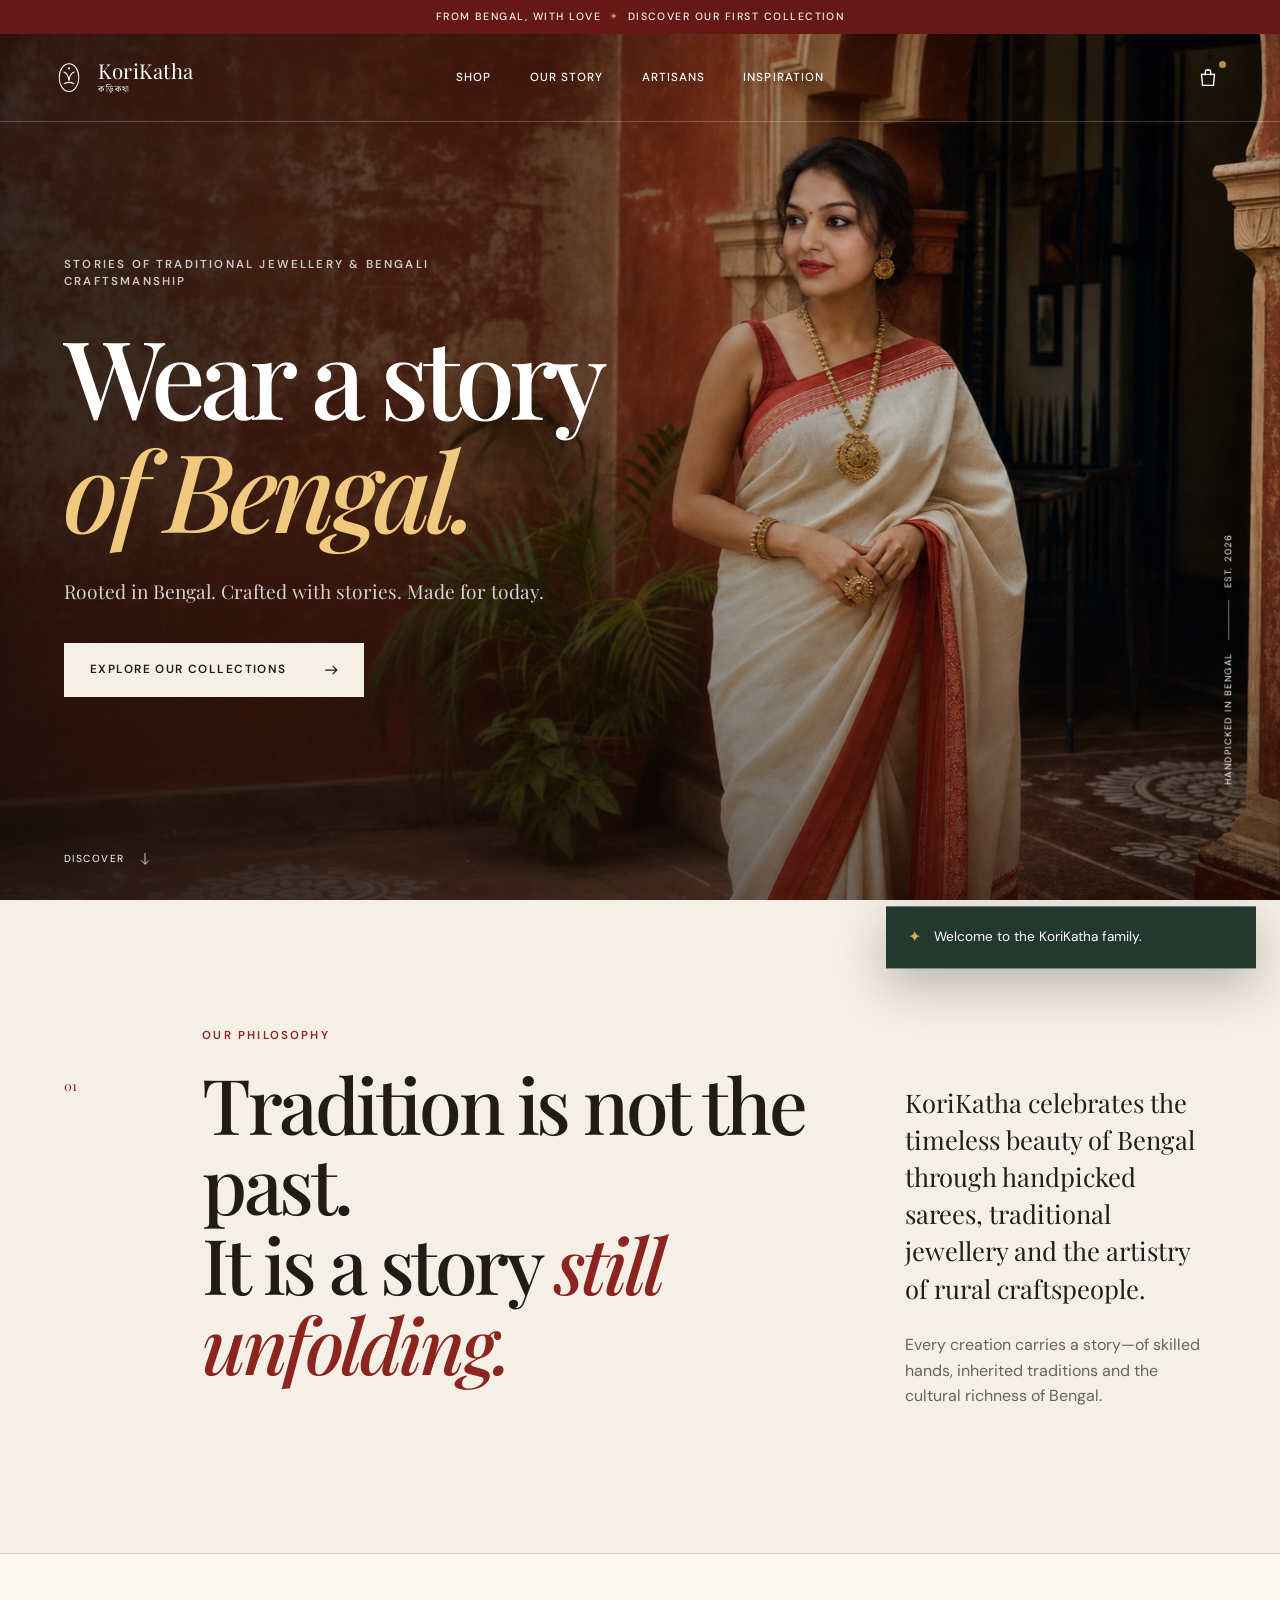
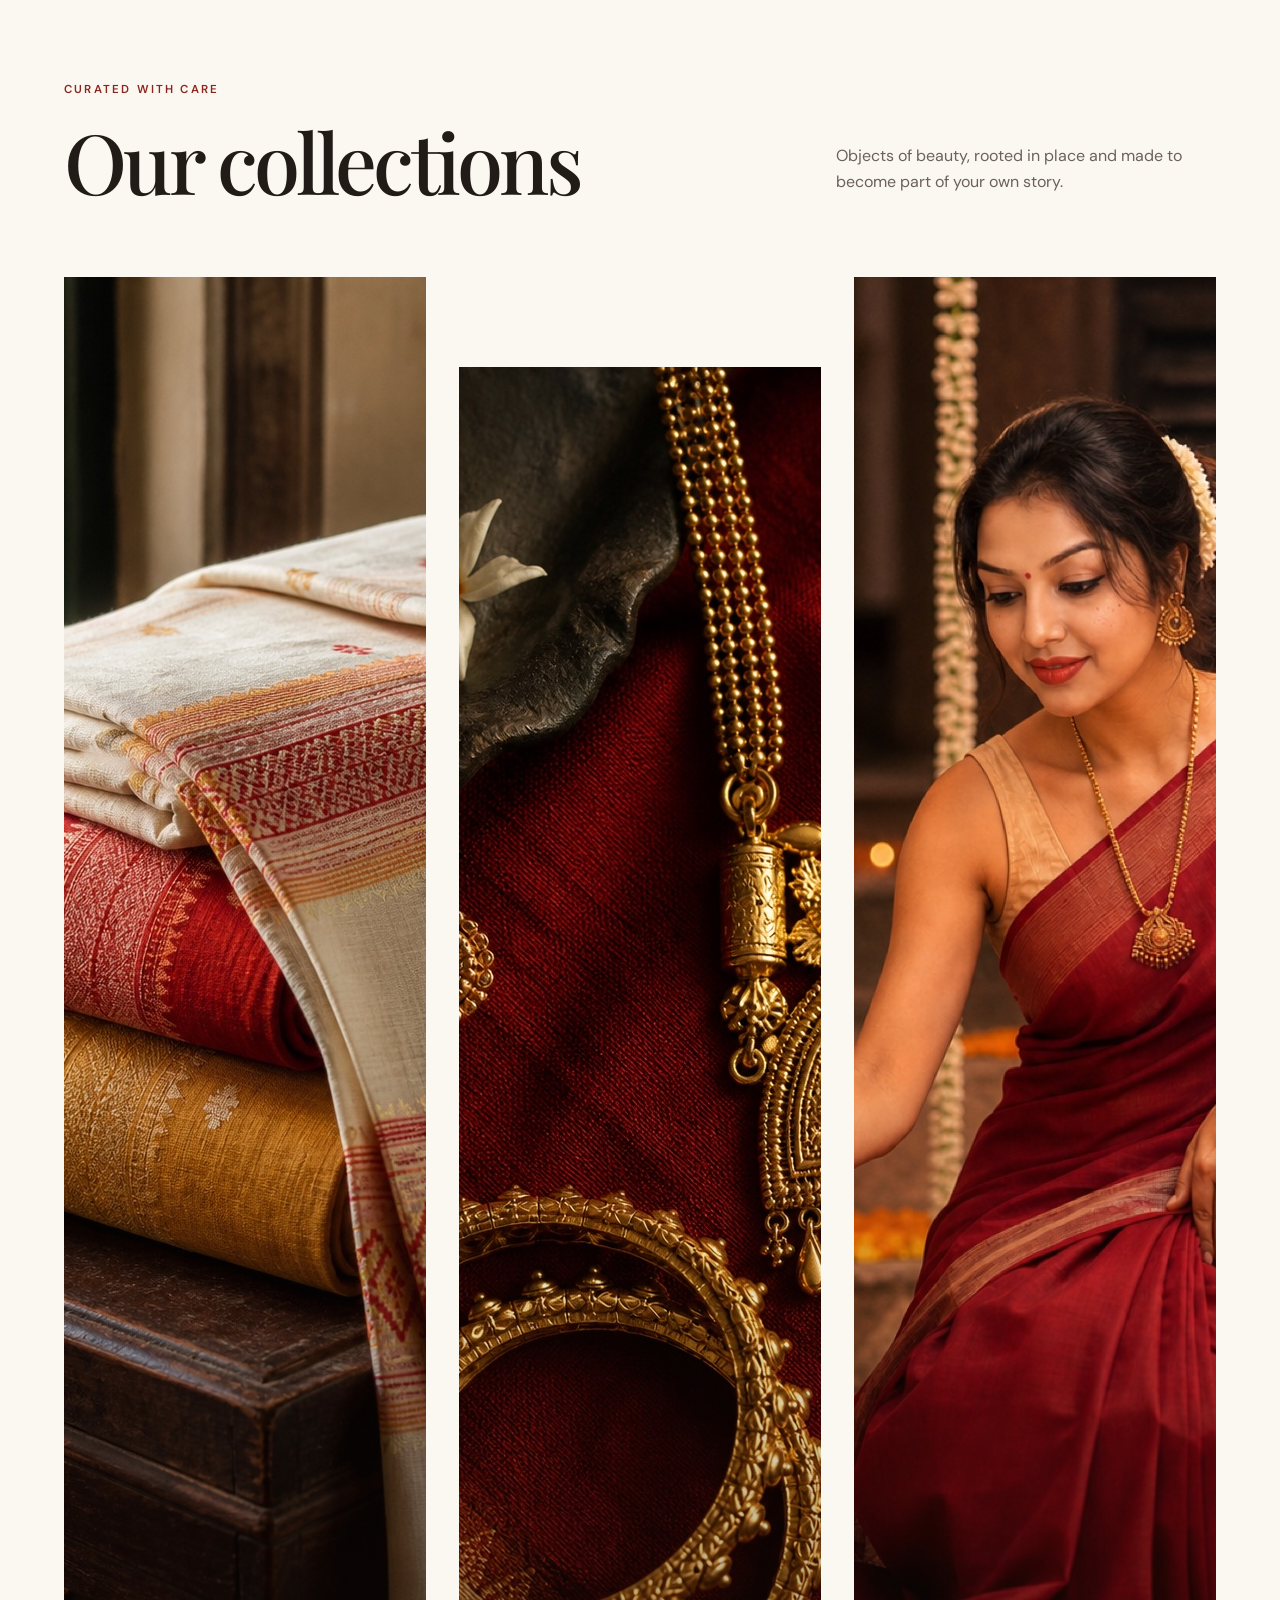
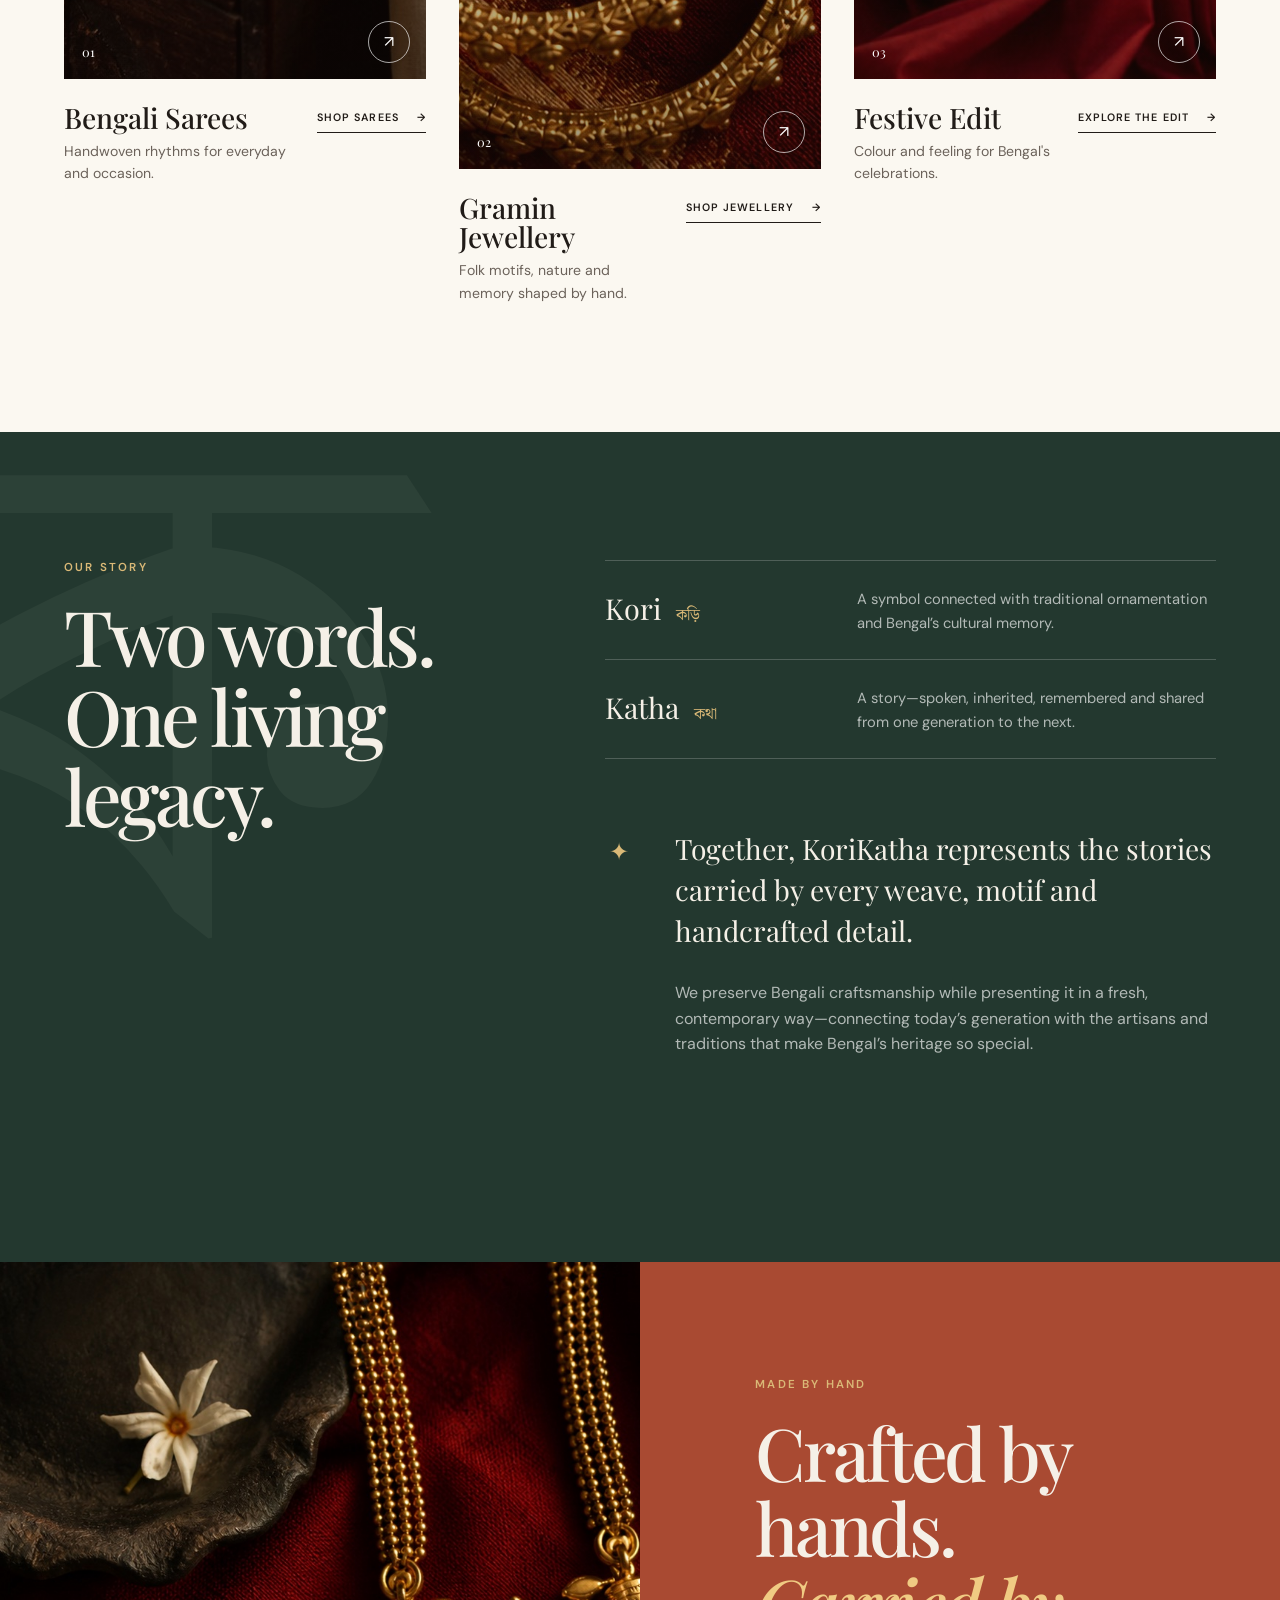
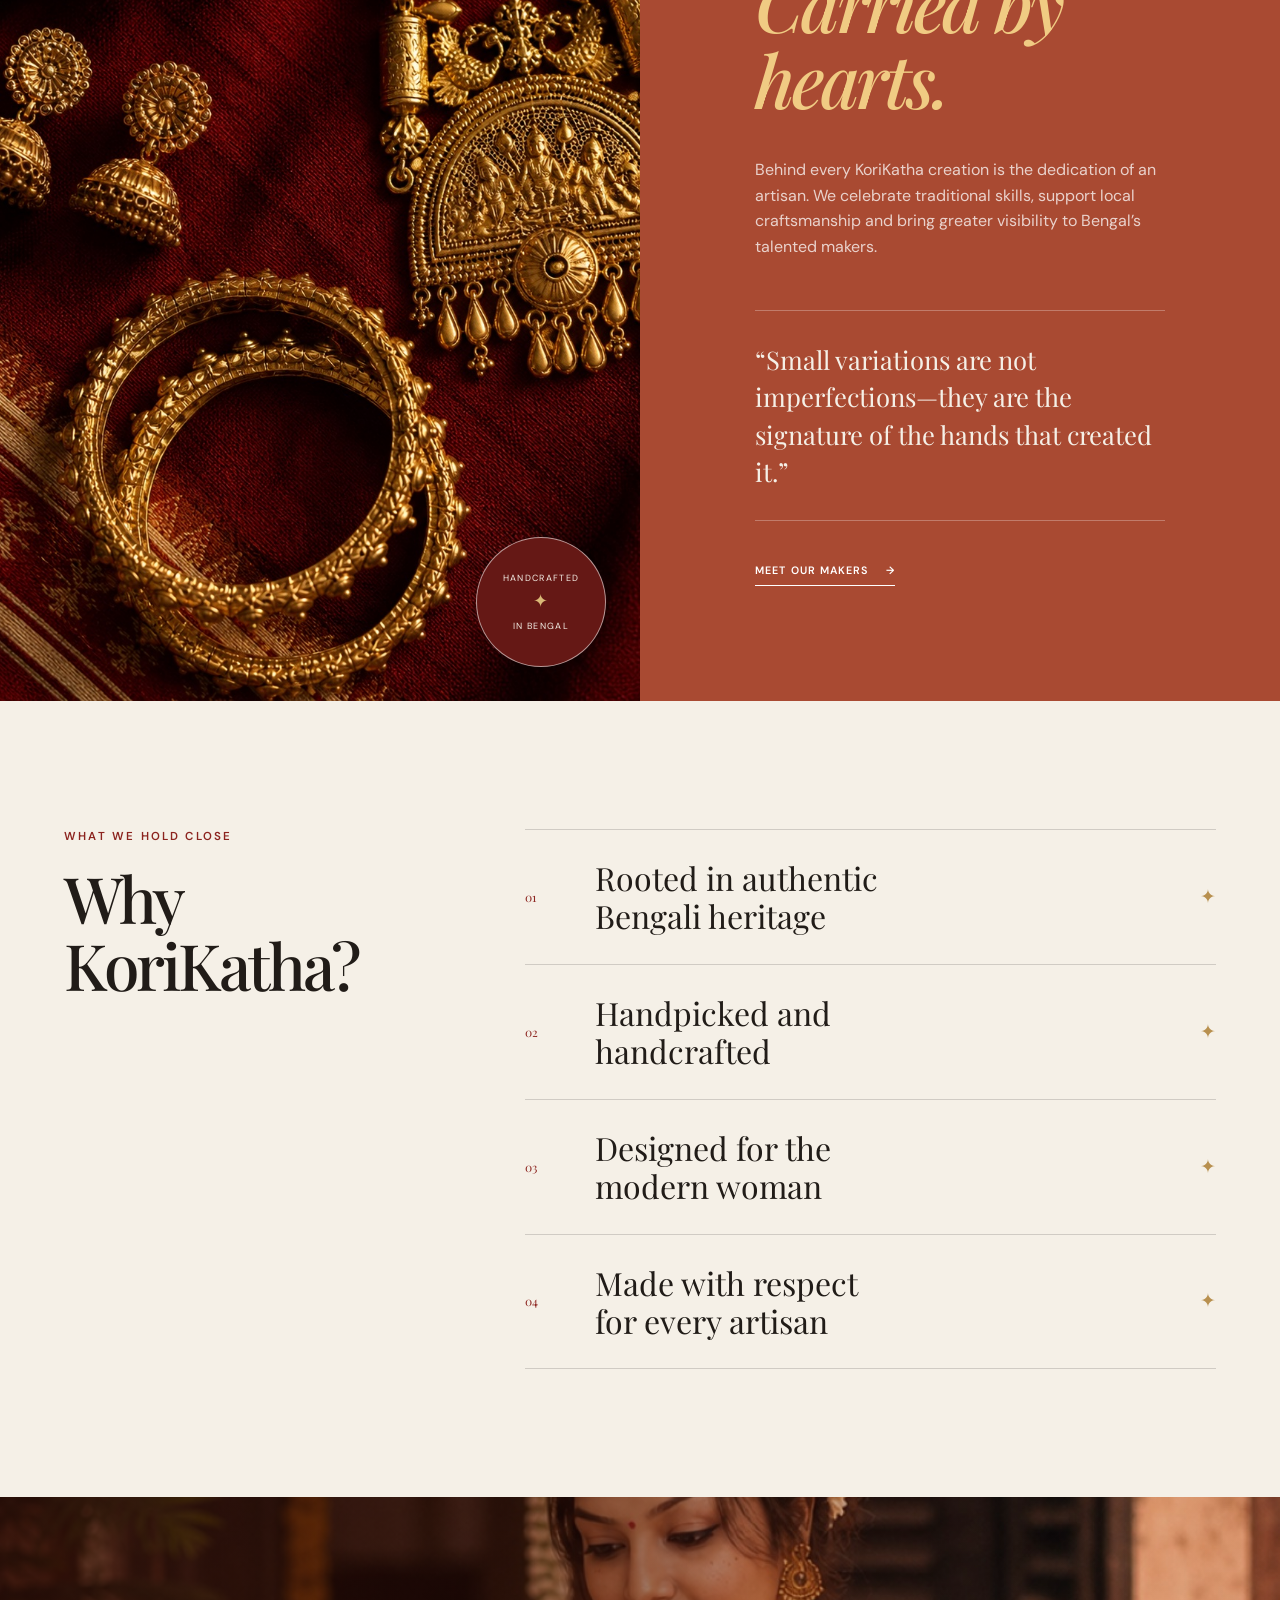
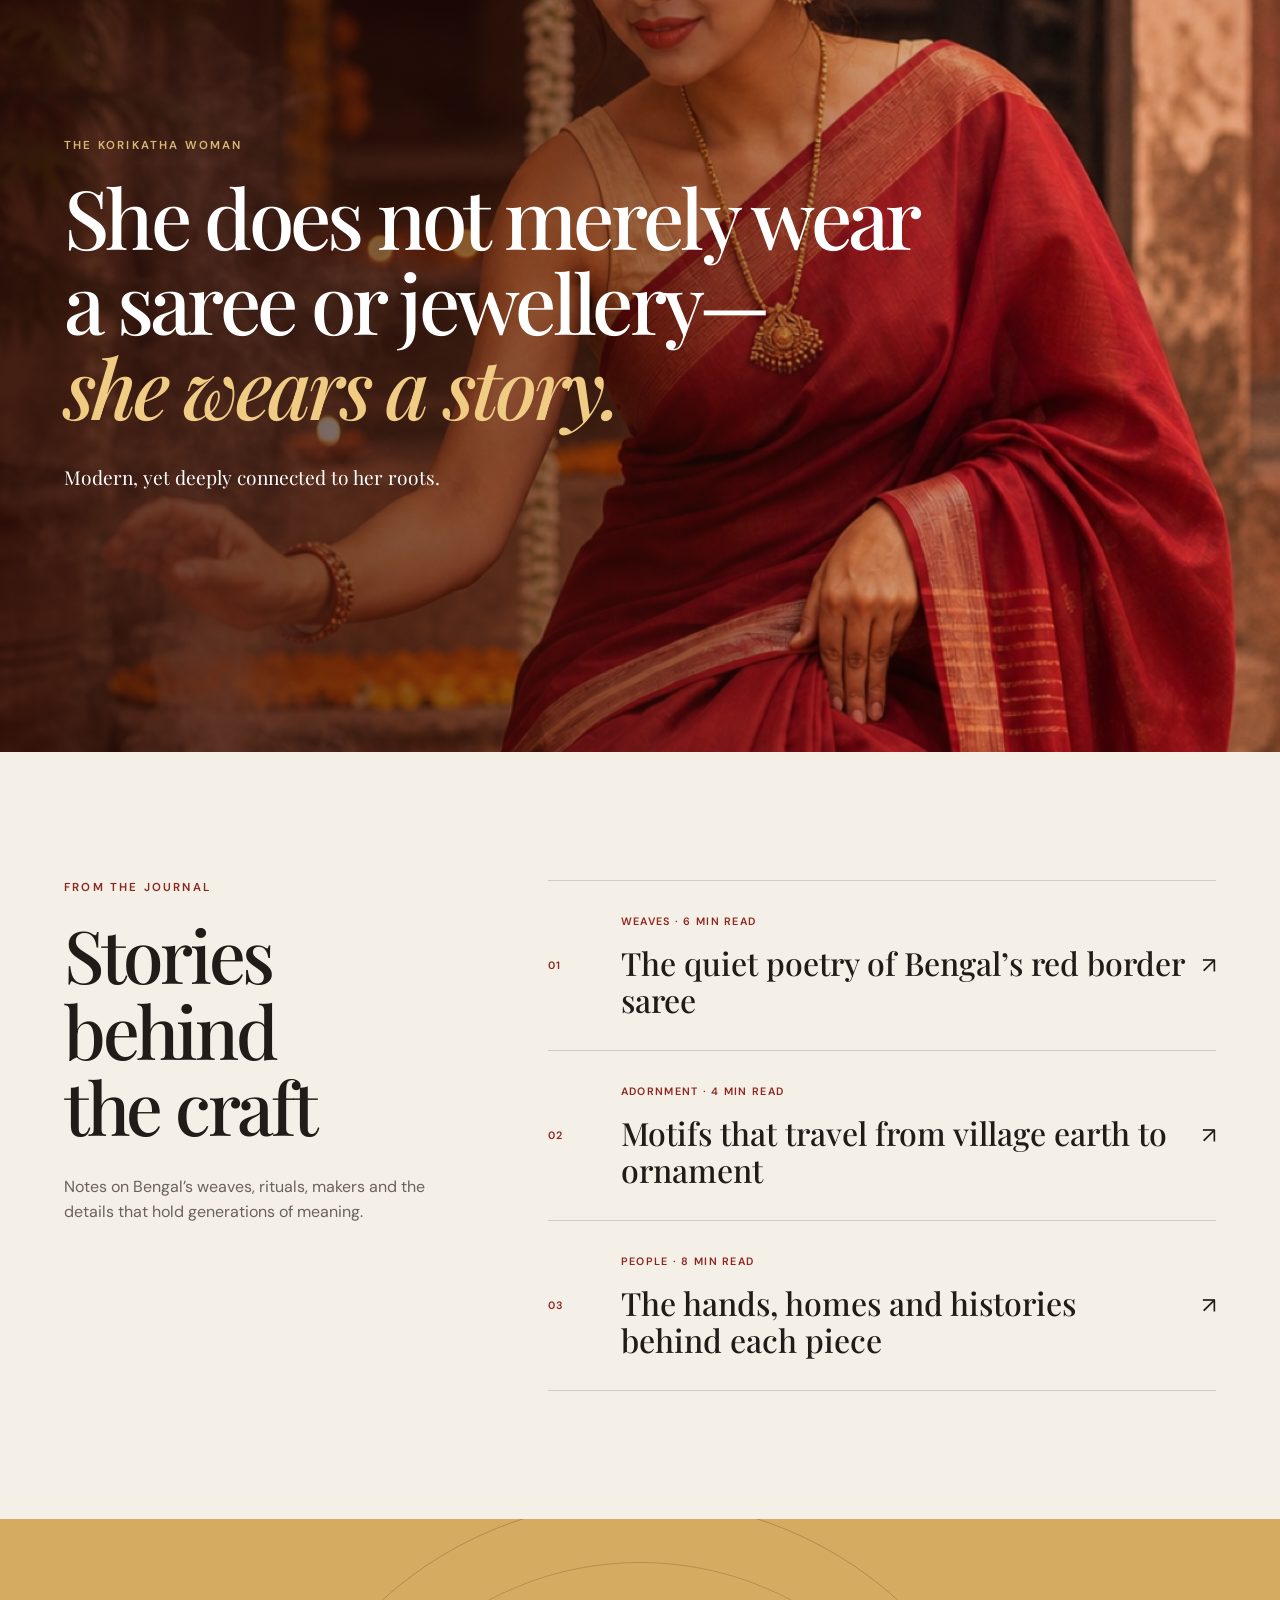
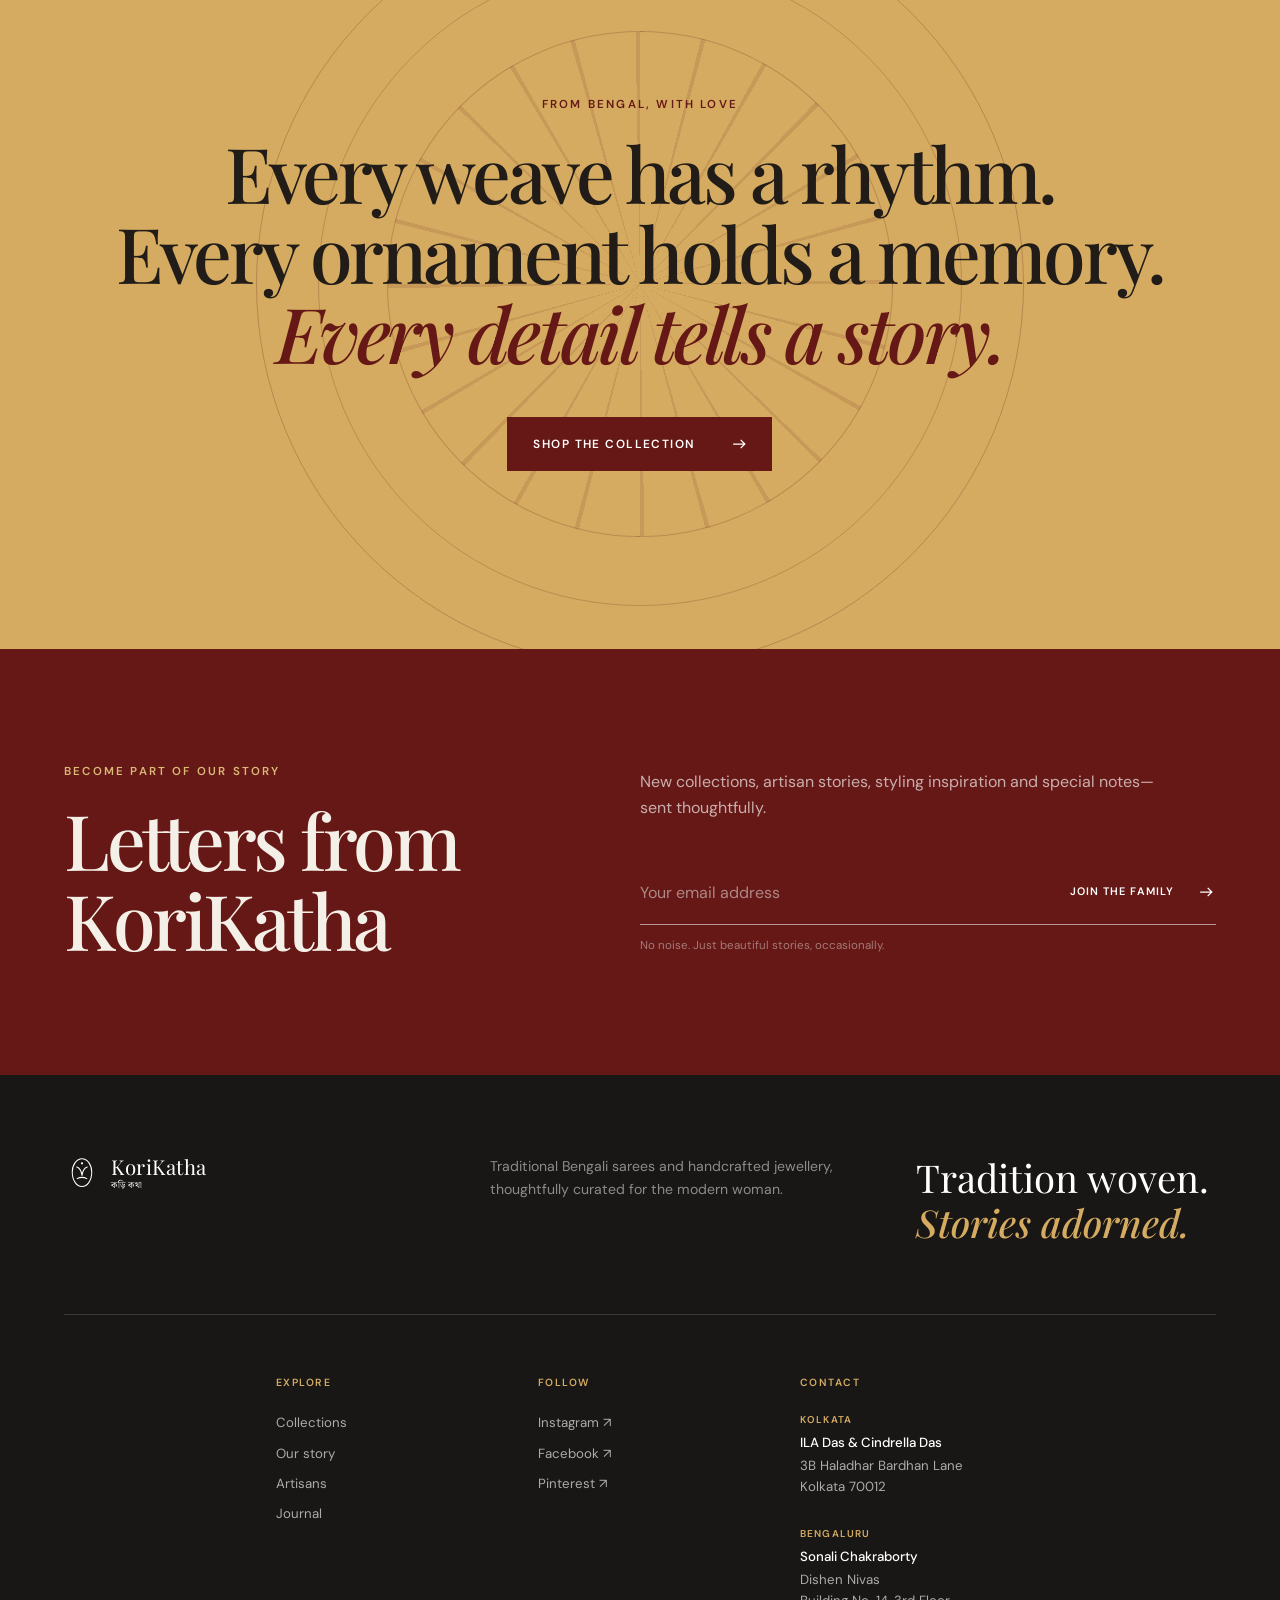
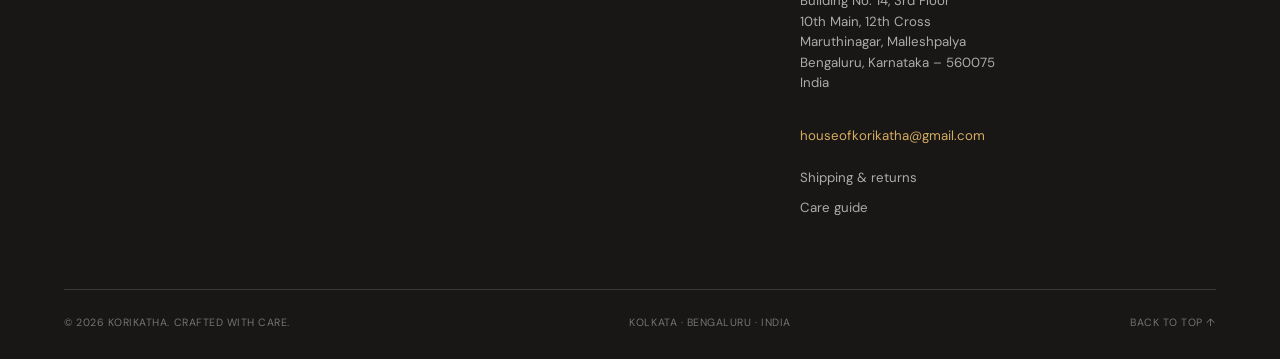
<file: index.html>
<!doctype html>
<html lang="en">
  <head>
    <meta charset="UTF-8" />
    <meta name="viewport" content="width=device-width, initial-scale=1.0" />
    <meta
      name="description"
      content="KoriKatha celebrates Bengal through handpicked sarees, traditional jewellery, and the stories of rural craftspeople."
    />
    <meta name="theme-color" content="#6f1d1b" />
    <meta property="og:title" content="KoriKatha — Stories of Bengal" />
    <meta
      property="og:description"
      content="Traditional Bengali sarees and handcrafted jewellery, thoughtfully curated for the modern woman."
    />
    <meta property="og:image" content="assets/images/hero-kolkata-wife.jpg" />
    <title>KoriKatha — Stories of Bengal</title>
    <link rel="icon" href="assets/favicon.svg" type="image/svg+xml" />
    <link rel="preconnect" href="https://fonts.googleapis.com" />
    <link rel="preconnect" href="https://fonts.gstatic.com" crossorigin />
    <link
      href="https://fonts.googleapis.com/css2?family=DM+Sans:wght@300;400;500;600&family=Noto+Serif+Bengali:wght@400;500;600&family=Playfair+Display:ital,wght@0,500;0,600;1,500&display=swap"
      rel="stylesheet"
    />
    <link rel="stylesheet" href="styles.css?v=5" />
    <script src="script.js?v=2" defer></script>
  </head>
  <body>
    <a class="skip-link" href="#main">Skip to content</a>

    <div class="announcement" role="status">
      <p><span class="announcement-origin">From Bengal, with love</span><span class="announcement-star" aria-hidden="true">✦</span><span class="announcement-note">Discover our first collection</span></p>
    </div>

    <header class="site-header" data-header>
      <a class="brand" href="#top" aria-label="KoriKatha home">
        <svg class="brand-mark" viewBox="0 0 48 48" aria-hidden="true">
          <path d="M24 5c7 0 13 7.9 13 17.7C37 33.8 31.3 42 24 42S11 33.8 11 22.7C11 12.9 17 5 24 5Z" />
          <path d="M17 16c3.8 1.2 6.2 5 7 11.2M31 16c-3.8 1.2-6.2 5-7 11.2M17.5 31.5c4.3-2.2 8.7-2.2 13 0" />
          <circle cx="24" cy="11" r="1.5" />
        </svg>
        <span class="brand-lockup">
          <span class="brand-name">KoriKatha</span>
          <span class="brand-bengali" lang="bn">কড়িকথা</span>
        </span>
      </a>

      <nav class="desktop-nav" aria-label="Primary navigation">
        <a href="shop.html">Shop</a>
        <a href="#story">Our story</a>
        <a href="#artisans">Artisans</a>
        <a href="inspiration.html">Inspiration</a>
      </nav>

      <div class="header-actions">
        <button class="icon-button" type="button" data-shop="The KoriKatha collection" aria-label="View collection preview">
          <svg viewBox="0 0 24 24" aria-hidden="true">
            <path d="M5 8h14l-1 12H6L5 8Z" />
            <path d="M9 9V6a3 3 0 0 1 6 0v3" />
          </svg>
          <span class="bag-dot" aria-hidden="true"></span>
        </button>
        <button class="menu-button" type="button" aria-expanded="false" aria-controls="mobile-menu" data-menu-button>
          <span></span><span></span>
          <span class="sr-only">Open menu</span>
        </button>
      </div>

      <nav class="mobile-nav" id="mobile-menu" aria-label="Mobile navigation" data-mobile-menu>
        <a href="shop.html">Shop</a>
        <a href="#story">Our story</a>
        <a href="#artisans">Artisans</a>
        <a href="inspiration.html">Inspiration</a>
        <button class="text-button" type="button" data-shop="The KoriKatha collection">Explore the collection <span>↗</span></button>
      </nav>
    </header>

    <main id="main">
      <section class="hero" id="top" aria-labelledby="hero-title">
        <img
          class="hero-image"
          src="assets/images/hero-kolkata-wife.jpg"
          alt="A woman in an ivory saree with a vermilion border in a heritage Kolkata courtyard"
          width="1536"
          height="1024"
          fetchpriority="high"
        />
        <div class="hero-shade"></div>
        <div class="hero-content shell">
          <p class="eyebrow hero-eyebrow">Stories of traditional jewellery &amp; Bengali craftsmanship</p>
          <h1 id="hero-title">Wear a story<br /><em>of Bengal.</em></h1>
          <p class="hero-copy">Rooted in Bengal. Crafted with stories. Made for today.</p>
          <button class="button button-light" type="button" data-shop="The KoriKatha collection">
            Explore our collections
            <svg viewBox="0 0 24 24" aria-hidden="true"><path d="M5 12h13M14 7l5 5-5 5" /></svg>
          </button>
        </div>
        <div class="hero-aside" aria-hidden="true">
          <span>Handpicked in Bengal</span>
          <span class="hero-line"></span>
          <span>Est. 2026</span>
        </div>
        <a class="scroll-cue" href="#introduction" aria-label="Scroll to discover">
          <span>Discover</span>
          <svg viewBox="0 0 24 24" aria-hidden="true"><path d="M12 4v15M7 14l5 5 5-5" /></svg>
        </a>
      </section>

      <section class="introduction section shell" id="introduction">
        <div class="section-number reveal" aria-hidden="true">01</div>
        <div class="intro-heading reveal">
          <p class="eyebrow">Our philosophy</p>
          <h2>Tradition is not the past.<br />It is a story <em>still unfolding.</em></h2>
        </div>
        <div class="intro-copy reveal">
          <p>
            KoriKatha celebrates the timeless beauty of Bengal through handpicked sarees,
            traditional jewellery and the artistry of rural craftspeople.
          </p>
          <p>
            Every creation carries a story—of skilled hands, inherited traditions and the
            cultural richness of Bengal.
          </p>
        </div>
      </section>

      <section class="collections section" id="collections" aria-labelledby="collections-title">
        <div class="section-heading shell reveal">
          <div>
            <p class="eyebrow">Curated with care</p>
            <h2 id="collections-title">Our collections</h2>
          </div>
          <p>Objects of beauty, rooted in place and made to become part of your own story.</p>
        </div>

        <div class="collection-grid shell">
          <article class="collection-card reveal">
            <button class="collection-media" type="button" data-shop="Bengali Sarees" aria-label="Preview Bengali Sarees">
              <img src="assets/images/collection-sarees.jpg" alt="Folded handwoven Bengali sarees in ivory, red and ochre" width="1122" height="1402" loading="lazy" />
              <span class="collection-index">01</span>
              <span class="collection-arrow" aria-hidden="true">↗</span>
            </button>
            <div class="collection-details">
              <div>
                <h3>Bengali Sarees</h3>
                <p>Handwoven rhythms for everyday and occasion.</p>
              </div>
              <button class="text-link" type="button" data-shop="Bengali Sarees">Shop sarees <span>→</span></button>
            </div>
          </article>

          <article class="collection-card collection-card-offset reveal">
            <button class="collection-media" type="button" data-shop="Gramin Jewellery" aria-label="Preview Gramin Jewellery">
              <img src="assets/images/collection-jewellery.jpg" alt="Traditional gold-toned jewellery arranged on red handloom cloth" width="1122" height="1402" loading="lazy" />
              <span class="collection-index">02</span>
              <span class="collection-arrow" aria-hidden="true">↗</span>
            </button>
            <div class="collection-details">
              <div>
                <h3>Gramin Jewellery</h3>
                <p>Folk motifs, nature and memory shaped by hand.</p>
              </div>
              <button class="text-link" type="button" data-shop="Gramin Jewellery">Shop jewellery <span>→</span></button>
            </div>
          </article>

          <article class="collection-card reveal">
            <button class="collection-media" type="button" data-shop="Festive Edit" aria-label="Preview Festive Edit">
              <img src="assets/images/collection-festive-wife.jpg" alt="A woman in a crimson saree preparing for a Bengali celebration" width="1122" height="1402" loading="lazy" />
              <span class="collection-index">03</span>
              <span class="collection-arrow" aria-hidden="true">↗</span>
            </button>
            <div class="collection-details">
              <div>
                <h3>Festive Edit</h3>
                <p>Colour and feeling for Bengal's celebrations.</p>
              </div>
              <button class="text-link" type="button" data-shop="Festive Edit">Explore the edit <span>→</span></button>
            </div>
          </article>
        </div>
      </section>

      <section class="story section" id="story" aria-labelledby="story-title">
        <div class="story-ornament" aria-hidden="true">
          <span lang="bn">ক</span>
        </div>
        <div class="story-inner shell">
          <div class="story-title reveal">
            <p class="eyebrow">Our story</p>
            <h2 id="story-title">Two words.<br />One living legacy.</h2>
          </div>
          <div class="story-definition reveal">
            <div class="definition-row">
              <p class="definition-word">Kori <span lang="bn">কড়ি</span></p>
              <p>A symbol connected with traditional ornamentation and Bengal’s cultural memory.</p>
            </div>
            <div class="definition-row">
              <p class="definition-word">Katha <span lang="bn">কথা</span></p>
              <p>A story—spoken, inherited, remembered and shared from one generation to the next.</p>
            </div>
          </div>
          <div class="story-manifesto reveal">
            <span class="manifesto-mark" aria-hidden="true">✦</span>
            <p>
              Together, KoriKatha represents the stories carried by every weave, motif and
              handcrafted detail.
            </p>
            <p>
              We preserve Bengali craftsmanship while presenting it in a fresh, contemporary
              way—connecting today’s generation with the artisans and traditions that make
              Bengal’s heritage so special.
            </p>
          </div>
        </div>
      </section>

      <section class="artisans" id="artisans" aria-labelledby="artisans-title">
        <div class="artisan-image-wrap reveal">
          <img src="assets/images/collection-jewellery.jpg" alt="Close detail of handcrafted Bengali jewellery" width="1122" height="1402" loading="lazy" />
          <div class="artisan-seal" aria-hidden="true">
            <span>HANDCRAFTED</span><span>✦</span><span>IN BENGAL</span>
          </div>
        </div>
        <div class="artisan-content reveal">
          <p class="eyebrow">Made by hand</p>
          <h2 id="artisans-title">Crafted by hands.<br /><em>Carried by hearts.</em></h2>
          <p>
            Behind every KoriKatha creation is the dedication of an artisan. We celebrate
            traditional skills, support local craftsmanship and bring greater visibility to
            Bengal’s talented makers.
          </p>
          <blockquote>
            “Small variations are not imperfections—they are the signature of the hands that
            created it.”
          </blockquote>
          <a class="text-link text-link-light" href="#journal">Meet our makers <span>→</span></a>
        </div>
      </section>

      <section class="why section shell" aria-labelledby="why-title">
        <div class="why-heading reveal">
          <p class="eyebrow">What we hold close</p>
          <h2 id="why-title">Why KoriKatha?</h2>
        </div>
        <ol class="values-list">
          <li class="reveal"><span>01</span><p>Rooted in authentic<br />Bengali heritage</p><i aria-hidden="true">✦</i></li>
          <li class="reveal"><span>02</span><p>Handpicked and<br />handcrafted</p><i aria-hidden="true">✦</i></li>
          <li class="reveal"><span>03</span><p>Designed for the<br />modern woman</p><i aria-hidden="true">✦</i></li>
          <li class="reveal"><span>04</span><p>Made with respect<br />for every artisan</p><i aria-hidden="true">✦</i></li>
        </ol>
      </section>

      <section class="woman" aria-labelledby="woman-title">
        <img src="assets/images/collection-festive-wife.jpg" alt="A modern Bengali woman wearing a traditional crimson saree" width="1122" height="1402" loading="lazy" />
        <div class="woman-overlay"></div>
        <div class="woman-content reveal">
          <p class="eyebrow">The KoriKatha woman</p>
          <h2 id="woman-title">She does not merely wear<br />a saree or jewellery—<br /><em>she wears a story.</em></h2>
          <p>Modern, yet deeply connected to her roots.</p>
        </div>
      </section>

      <section class="journal section shell" id="journal" aria-labelledby="journal-title">
        <div class="journal-heading reveal">
          <p class="eyebrow">From the journal</p>
          <h2 id="journal-title">Stories behind<br />the craft</h2>
          <p>Notes on Bengal’s weaves, rituals, makers and the details that hold generations of meaning.</p>
        </div>
        <div class="journal-list">
          <article class="journal-item reveal">
            <span class="journal-number">01</span>
            <div>
              <p class="journal-meta">Weaves · 6 min read</p>
              <h3>The quiet poetry of Bengal’s red border saree</h3>
            </div>
            <button type="button" data-shop="Journal stories" aria-label="Preview journal"><span>Read story</span> ↗</button>
          </article>
          <article class="journal-item reveal">
            <span class="journal-number">02</span>
            <div>
              <p class="journal-meta">Adornment · 4 min read</p>
              <h3>Motifs that travel from village earth to ornament</h3>
            </div>
            <button type="button" data-shop="Journal stories" aria-label="Preview journal"><span>Read story</span> ↗</button>
          </article>
          <article class="journal-item reveal">
            <span class="journal-number">03</span>
            <div>
              <p class="journal-meta">People · 8 min read</p>
              <h3>The hands, homes and histories behind each piece</h3>
            </div>
            <button type="button" data-shop="Journal stories" aria-label="Preview journal"><span>Read story</span> ↗</button>
          </article>
        </div>
      </section>

      <section class="closing" aria-labelledby="closing-title">
        <div class="closing-pattern" aria-hidden="true"></div>
        <div class="closing-content reveal">
          <p class="eyebrow">From Bengal, with love</p>
          <h2 id="closing-title">Every weave has a rhythm.<br />Every ornament holds a memory.<br /><em>Every detail tells a story.</em></h2>
          <button class="button button-dark" type="button" data-shop="The KoriKatha collection">
            Shop the collection
            <svg viewBox="0 0 24 24" aria-hidden="true"><path d="M5 12h13M14 7l5 5-5 5" /></svg>
          </button>
        </div>
      </section>

      <section class="newsletter" aria-labelledby="newsletter-title">
        <div class="newsletter-copy">
          <p class="eyebrow">Become part of our story</p>
          <h2 id="newsletter-title">Letters from<br />KoriKatha</h2>
        </div>
        <div class="newsletter-form-wrap">
          <p>New collections, artisan stories, styling inspiration and special notes—sent thoughtfully.</p>
          <form class="newsletter-form" action="https://formsubmit.co/houseofkorikatha@gmail.com" method="POST" data-newsletter-form>
            <input type="hidden" name="_subject" value="New KoriKatha newsletter signup" />
            <input type="hidden" name="_template" value="table" />
            <input type="hidden" name="_captcha" value="false" />
            <input type="hidden" name="_url" value="https://dassubhojit-web.github.io/korikatha/" />
            <input type="hidden" name="_next" value="https://dassubhojit-web.github.io/korikatha/?subscribed=true#newsletter-title" />
            <input class="form-honeypot" type="text" name="_honey" tabindex="-1" autocomplete="off" aria-hidden="true" />
            <label class="sr-only" for="email">Email address</label>
            <input id="email" name="email" type="email" placeholder="Your email address" autocomplete="email" required />
            <button type="submit" aria-label="Join the KoriKatha family">
              <span>Join the family</span>
              <svg viewBox="0 0 24 24" aria-hidden="true"><path d="M5 12h13M14 7l5 5-5 5" /></svg>
            </button>
          </form>
          <p class="form-note">No noise. Just beautiful stories, occasionally.</p>
        </div>
      </section>
    </main>

    <footer class="site-footer">
      <div class="footer-top">
        <a class="brand brand-footer" href="#top" aria-label="KoriKatha home">
          <svg class="brand-mark" viewBox="0 0 48 48" aria-hidden="true">
            <path d="M24 5c7 0 13 7.9 13 17.7C37 33.8 31.3 42 24 42S11 33.8 11 22.7C11 12.9 17 5 24 5Z" />
            <path d="M17 16c3.8 1.2 6.2 5 7 11.2M31 16c-3.8 1.2-6.2 5-7 11.2M17.5 31.5c4.3-2.2 8.7-2.2 13 0" />
            <circle cx="24" cy="11" r="1.5" />
          </svg>
          <span class="brand-lockup"><span class="brand-name">KoriKatha</span><span class="brand-bengali" lang="bn">কড়িকথা</span></span>
        </a>
        <p>Traditional Bengali sarees and handcrafted jewellery, thoughtfully curated for the modern woman.</p>
        <p class="footer-tagline">Tradition woven.<br /><em>Stories adorned.</em></p>
      </div>
      <div class="footer-links">
        <div><p>Explore</p><a href="#collections">Collections</a><a href="#story">Our story</a><a href="#artisans">Artisans</a><a href="#journal">Journal</a></div>
        <div><p>Follow</p><a href="https://www.instagram.com/" target="_blank" rel="noreferrer">Instagram ↗</a><a href="https://www.facebook.com/" target="_blank" rel="noreferrer">Facebook ↗</a><a href="https://www.pinterest.com/" target="_blank" rel="noreferrer">Pinterest ↗</a></div>
        <div class="footer-contact">
          <p>Contact</p>
          <address class="contact-location">
            <span class="contact-city">Kolkata</span>
            <strong>ILA Das &amp; Cindrella Das</strong>
            <span>3B Haladhar Bardhan Lane<br />Kolkata 70012</span>
          </address>
          <address class="contact-location">
            <span class="contact-city">Bengaluru</span>
            <strong>Sonali Chakraborty</strong>
            <span>
              Dishen Nivas<br />
              Building No. 14, 3rd Floor<br />
              10th Main, 12th Cross<br />
              Maruthinagar, Malleshpalya<br />
              Bengaluru, Karnataka &ndash; 560075<br />
              India
            </span>
          </address>
          <a class="footer-email" href="mailto:houseofkorikatha@gmail.com">houseofkorikatha@gmail.com</a>
          <a href="#newsletter-title">Shipping &amp; returns</a>
          <a href="#newsletter-title">Care guide</a>
        </div>
      </div>
      <div class="footer-bottom">
        <p>© <span data-year></span> KoriKatha. Crafted with care.</p>
        <p>Kolkata · Bengaluru · India</p>
        <a href="#top">Back to top ↑</a>
      </div>
    </footer>

    <dialog class="preview-dialog" data-preview-dialog aria-labelledby="dialog-title">
      <button class="dialog-close" type="button" data-dialog-close aria-label="Close preview">×</button>
      <div class="dialog-mark" aria-hidden="true">✦</div>
      <p class="eyebrow">A new chapter begins soon</p>
      <h2 id="dialog-title" data-dialog-title>The KoriKatha collection</h2>
      <p>We’re putting the finishing touches on our first edit. Join the family and be the first to know when it arrives.</p>
      <form class="dialog-form" action="https://formsubmit.co/houseofkorikatha@gmail.com" method="POST" data-dialog-form>
        <input type="hidden" name="_subject" value="New KoriKatha collection enquiry" />
        <input type="hidden" name="_template" value="table" />
        <input type="hidden" name="_captcha" value="false" />
        <input type="hidden" name="_url" value="https://dassubhojit-web.github.io/korikatha/" />
        <input type="hidden" name="_next" value="https://dassubhojit-web.github.io/korikatha/?subscribed=true#newsletter-title" />
        <input class="form-honeypot" type="text" name="_honey" tabindex="-1" autocomplete="off" aria-hidden="true" />
        <label class="sr-only" for="preview-email">Email address</label>
        <input id="preview-email" name="email" type="email" placeholder="Your email address" autocomplete="email" required />
        <button class="button button-dark" type="submit">Keep me posted <span>→</span></button>
      </form>
    </dialog>

    <div class="toast" role="status" aria-live="polite" data-toast>
      <span aria-hidden="true">✦</span>
      <p>Welcome to the KoriKatha family.</p>
    </div>
  </body>
</html>
</file>
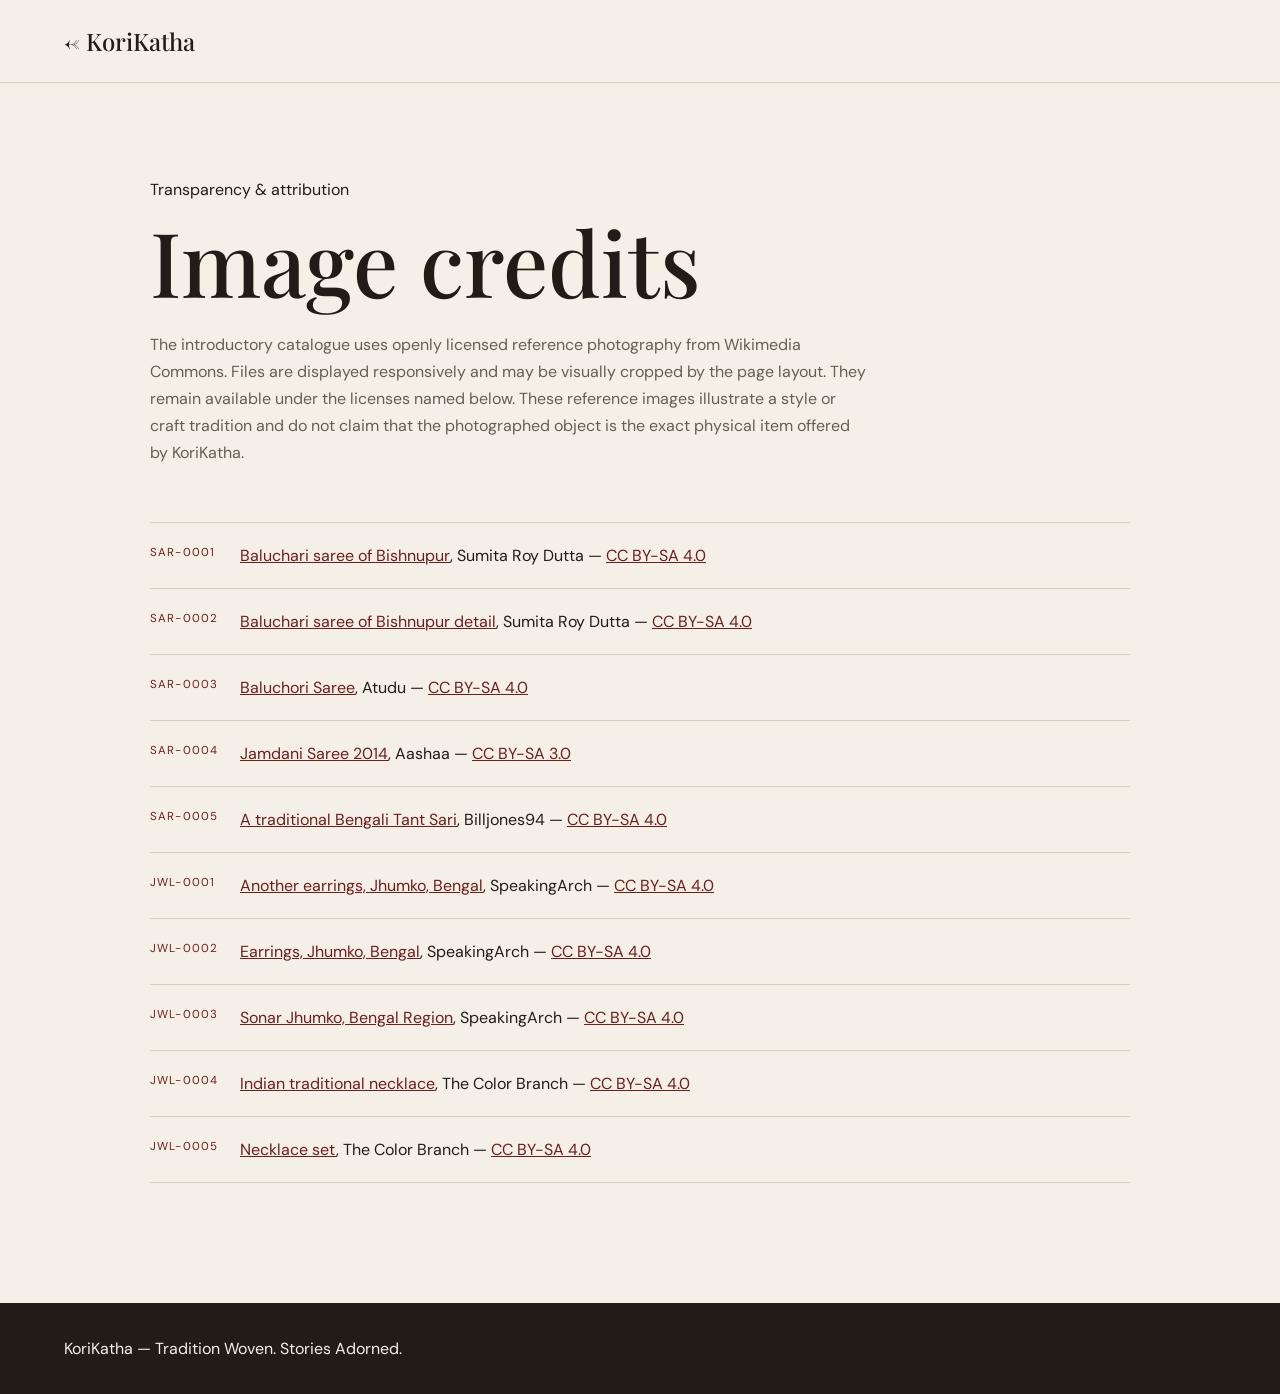
<file: image-credits.html>
<!doctype html>
<html lang="en"><head><meta charset="UTF-8"><meta name="viewport" content="width=device-width,initial-scale=1"><title>Image Credits — KoriKatha</title><link rel="icon" href="assets/favicon.svg"><link rel="preconnect" href="https://fonts.googleapis.com"><link rel="preconnect" href="https://fonts.gstatic.com" crossorigin><link href="https://fonts.googleapis.com/css2?family=DM+Sans:wght@400;500&family=Playfair+Display:wght@500&display=swap" rel="stylesheet"><style>:root{--ivory:#f5f0e7;--red:#6f1d1b;--ink:#211c18;--line:#d8cec0}*{box-sizing:border-box}body{margin:0;background:var(--ivory);color:var(--ink);font-family:"DM Sans",sans-serif}header{padding:25px 5vw;border-bottom:1px solid var(--line)}header a{color:inherit;text-decoration:none;font:500 1.5rem "Playfair Display",serif}main{width:min(90vw,980px);margin:auto;padding:80px 0 120px}h1{font:500 clamp(3rem,7vw,6rem)/1 "Playfair Display",serif;margin:0 0 25px}.intro{max-width:720px;line-height:1.7;color:#665d55}.credits{margin-top:55px;border-top:1px solid var(--line)}article{display:grid;grid-template-columns:70px 1fr;gap:20px;padding:22px 0;border-bottom:1px solid var(--line)}article span{color:var(--red);font-size:.72rem;letter-spacing:.1em}article p{margin:0}article a{color:var(--red)}footer{padding:35px 5vw;background:#211c18;color:var(--ivory)}@media(max-width:600px){article{grid-template-columns:1fr;gap:5px}}</style></head><body>
<header><a href="shop.html">← KoriKatha</a></header><main><p>Transparency &amp; attribution</p><h1>Image credits</h1><p class="intro">The introductory catalogue uses openly licensed reference photography from Wikimedia Commons. Files are displayed responsively and may be visually cropped by the page layout. They remain available under the licenses named below. These reference images illustrate a style or craft tradition and do not claim that the photographed object is the exact physical item offered by KoriKatha.</p>
<section class="credits">
<article><span>SAR-0001</span><p><a href="https://commons.wikimedia.org/wiki/File:Baluchari_saree_of_Bishnupur_DSC06029.jpg">Baluchari saree of Bishnupur</a>, Sumita Roy Dutta — <a href="https://creativecommons.org/licenses/by-sa/4.0/">CC BY-SA 4.0</a></p></article>
<article><span>SAR-0002</span><p><a href="https://commons.wikimedia.org/wiki/File:Baluchari_saree_of_Bishnupur_DSC06031.jpg">Baluchari saree of Bishnupur detail</a>, Sumita Roy Dutta — <a href="https://creativecommons.org/licenses/by-sa/4.0/">CC BY-SA 4.0</a></p></article>
<article><span>SAR-0003</span><p><a href="https://commons.wikimedia.org/wiki/File:Baluchori_Saree_DSC_0088.jpg">Baluchori Saree</a>, Atudu — <a href="https://creativecommons.org/licenses/by-sa/4.0/">CC BY-SA 4.0</a></p></article>
<article><span>SAR-0004</span><p><a href="https://commons.wikimedia.org/wiki/File:Jamdani_Saree_2014.jpg">Jamdani Saree 2014</a>, Aashaa — <a href="https://creativecommons.org/licenses/by-sa/3.0/">CC BY-SA 3.0</a></p></article>
<article><span>SAR-0005</span><p><a href="https://commons.wikimedia.org/wiki/File:A_traditional_Bengali_Tant_Sari.jpg">A traditional Bengali Tant Sari</a>, Billjones94 — <a href="https://creativecommons.org/licenses/by-sa/4.0/">CC BY-SA 4.0</a></p></article>
<article><span>JWL-0001</span><p><a href="https://commons.wikimedia.org/wiki/File:Another_earrings,_Jhumko,Bengal.jpg">Another earrings, Jhumko, Bengal</a>, SpeakingArch — <a href="https://creativecommons.org/licenses/by-sa/4.0/">CC BY-SA 4.0</a></p></article>
<article><span>JWL-0002</span><p><a href="https://commons.wikimedia.org/wiki/File:Earrings,_Jhumko,Bengal.jpg">Earrings, Jhumko, Bengal</a>, SpeakingArch — <a href="https://creativecommons.org/licenses/by-sa/4.0/">CC BY-SA 4.0</a></p></article>
<article><span>JWL-0003</span><p><a href="https://commons.wikimedia.org/wiki/File:Sonar_Jhumko,_Bengal_Region.jpg">Sonar Jhumko, Bengal Region</a>, SpeakingArch — <a href="https://creativecommons.org/licenses/by-sa/4.0/">CC BY-SA 4.0</a></p></article>
<article><span>JWL-0004</span><p><a href="https://commons.wikimedia.org/wiki/File:Indian_traditional_necklace.jpg">Indian traditional necklace</a>, The Color Branch — <a href="https://creativecommons.org/licenses/by-sa/4.0/">CC BY-SA 4.0</a></p></article>
<article><span>JWL-0005</span><p><a href="https://commons.wikimedia.org/wiki/File:Necklace_set.jpg">Necklace set</a>, The Color Branch — <a href="https://creativecommons.org/licenses/by-sa/4.0/">CC BY-SA 4.0</a></p></article>
</section></main><footer>KoriKatha — Tradition Woven. Stories Adorned.</footer></body></html>
</file>
<file: styles.css>
:root {
  --ivory: #f5f0e7;
  --ivory-deep: #e8dece;
  --paper: #fbf8f1;
  --vermilion: #8c241f;
  --vermilion-dark: #651815;
  --terracotta: #a94a32;
  --gold: #b8904f;
  --ink: #211c18;
  --muted: #6b625a;
  --green: #23382f;
  --line: rgba(33, 28, 24, 0.17);
  --serif: "Playfair Display", Georgia, serif;
  --bengali: "Noto Serif Bengali", serif;
  --sans: "DM Sans", Arial, sans-serif;
  --shell: min(90vw, 1320px);
}

* {
  box-sizing: border-box;
}

html {
  scroll-behavior: smooth;
}

body {
  margin: 0;
  color: var(--ink);
  background: var(--ivory);
  font-family: var(--sans);
  font-size: 16px;
  line-height: 1.6;
  overflow-x: hidden;
}

body.menu-open,
body.dialog-open {
  overflow: hidden;
}

img {
  display: block;
  width: 100%;
}

button,
input {
  font: inherit;
}

button,
a {
  -webkit-tap-highlight-color: transparent;
}

a {
  color: inherit;
  text-decoration: none;
}

button {
  color: inherit;
}

button:focus-visible,
a:focus-visible,
input:focus-visible {
  outline: 2px solid var(--gold);
  outline-offset: 4px;
}

.skip-link {
  position: fixed;
  top: 10px;
  left: 10px;
  z-index: 100;
  padding: 10px 16px;
  color: white;
  background: var(--vermilion-dark);
  transform: translateY(-150%);
}

.skip-link:focus {
  transform: translateY(0);
}

.sr-only {
  position: absolute;
  width: 1px;
  height: 1px;
  padding: 0;
  margin: -1px;
  overflow: hidden;
  clip: rect(0, 0, 0, 0);
  white-space: nowrap;
  border: 0;
}

.shell {
  width: var(--shell);
  margin-inline: auto;
}

.section {
  padding-block: clamp(88px, 10vw, 150px);
}

.eyebrow {
  margin: 0 0 20px;
  color: var(--vermilion);
  font-size: 0.72rem;
  font-weight: 600;
  letter-spacing: 0.19em;
  line-height: 1.4;
  text-transform: uppercase;
}

h1,
h2,
h3,
p {
  margin-top: 0;
}

h1,
h2,
h3 {
  font-family: var(--serif);
  font-weight: 500;
  line-height: 1.04;
}

h2 {
  margin-bottom: 0;
  font-size: clamp(3rem, 6vw, 6.4rem);
  letter-spacing: -0.045em;
}

em {
  font-weight: 500;
}

.announcement {
  position: relative;
  z-index: 40;
  display: grid;
  min-height: 34px;
  place-items: center;
  color: var(--ivory);
  background: var(--vermilion-dark);
}

.announcement p {
  margin: 0;
  font-size: 0.66rem;
  font-weight: 500;
  letter-spacing: 0.14em;
  text-align: center;
  text-transform: uppercase;
}

.announcement-star {
  padding-inline: 8px;
  color: var(--gold);
}

.site-header {
  position: absolute;
  top: 34px;
  left: 0;
  z-index: 30;
  display: grid;
  width: 100%;
  height: 88px;
  padding-inline: 4vw;
  color: white;
  grid-template-columns: 1fr auto 1fr;
  align-items: center;
  border-bottom: 1px solid rgba(255, 255, 255, 0.22);
  transition: background 300ms ease, color 300ms ease, height 300ms ease, transform 300ms ease;
}

.site-header.is-fixed {
  position: fixed;
  top: 0;
  height: 72px;
  color: var(--ink);
  background: rgba(245, 240, 231, 0.96);
  border-bottom-color: var(--line);
  box-shadow: 0 4px 28px rgba(40, 25, 17, 0.08);
  backdrop-filter: blur(12px);
}

.brand {
  display: inline-flex;
  width: fit-content;
  align-items: center;
  gap: 11px;
}

.brand-mark {
  width: 36px;
  height: 36px;
  fill: none;
  stroke: currentColor;
  stroke-linecap: round;
  stroke-linejoin: round;
  stroke-width: 1.35;
}

.brand-mark circle {
  fill: currentColor;
  stroke: none;
}

.brand-lockup {
  display: flex;
  line-height: 1;
  flex-direction: column;
  gap: 3px;
}

.brand-name {
  font-family: var(--serif);
  font-size: 1.28rem;
  letter-spacing: 0.025em;
}

.brand-bengali {
  font-family: var(--bengali);
  font-size: 0.56rem;
  letter-spacing: 0.16em;
}

.desktop-nav {
  display: flex;
  gap: clamp(20px, 3vw, 48px);
}

.desktop-nav a {
  position: relative;
  font-size: 0.73rem;
  font-weight: 500;
  letter-spacing: 0.09em;
  text-transform: uppercase;
}

.desktop-nav a::after {
  position: absolute;
  bottom: -6px;
  left: 0;
  width: 100%;
  height: 1px;
  background: currentColor;
  content: "";
  transform: scaleX(0);
  transform-origin: right;
  transition: transform 220ms ease;
}

.desktop-nav a:hover::after {
  transform: scaleX(1);
  transform-origin: left;
}

.header-actions {
  display: flex;
  justify-self: end;
  align-items: center;
  gap: 16px;
}

.icon-button,
.menu-button,
.collection-media,
.text-button,
.text-link,
.journal-item button,
.dialog-close {
  padding: 0;
  border: 0;
  background: transparent;
  cursor: pointer;
}

.icon-button {
  position: relative;
  display: grid;
  width: 42px;
  height: 42px;
  color: currentColor;
  place-items: center;
}

.icon-button svg {
  width: 22px;
  fill: none;
  stroke: currentColor;
  stroke-width: 1.5;
}

.bag-dot {
  position: absolute;
  top: 4px;
  right: 3px;
  width: 7px;
  height: 7px;
  background: var(--gold);
  border-radius: 50%;
}

.menu-button {
  display: none;
  width: 38px;
  height: 38px;
}

.menu-button span:not(.sr-only) {
  display: block;
  width: 23px;
  height: 1px;
  margin: 6px auto;
  background: currentColor;
  transition: transform 200ms ease;
}

.mobile-nav {
  display: none;
}

.hero {
  position: relative;
  min-height: min(900px, calc(100svh - 34px));
  color: white;
  background: var(--vermilion-dark);
  overflow: hidden;
}

.hero-image,
.hero-shade {
  position: absolute;
  inset: 0;
  height: 100%;
}

.hero-image {
  object-fit: cover;
  object-position: center center;
  animation: hero-reveal 1.6s cubic-bezier(0.2, 0.8, 0.2, 1) both;
}

.hero-shade {
  background: linear-gradient(90deg, rgba(25, 13, 8, 0.77) 0%, rgba(30, 13, 8, 0.43) 43%, rgba(25, 10, 6, 0.04) 76%), linear-gradient(0deg, rgba(22, 9, 6, 0.4), transparent 44%);
}

.hero-content {
  position: relative;
  z-index: 2;
  display: flex;
  min-height: min(900px, calc(100svh - 34px));
  padding-top: 120px;
  padding-bottom: 100px;
  justify-content: center;
  align-items: flex-start;
  flex-direction: column;
}

.hero-eyebrow {
  max-width: 440px;
  margin-bottom: 28px;
  color: rgba(255, 255, 255, 0.75);
  animation: fade-up 800ms 300ms both;
}

.hero h1 {
  max-width: 800px;
  margin: 0 0 32px;
  font-size: clamp(4.2rem, 8.5vw, 8.8rem);
  letter-spacing: -0.055em;
  text-wrap: balance;
  animation: fade-up 900ms 400ms both;
}

.hero h1 em {
  color: #f1c97e;
}

.hero-copy {
  margin-bottom: 36px;
  color: rgba(255, 255, 255, 0.8);
  font-family: var(--serif);
  font-size: clamp(1.05rem, 1.5vw, 1.35rem);
  animation: fade-up 900ms 500ms both;
}

.button {
  display: inline-flex;
  min-height: 54px;
  padding: 0 22px 0 25px;
  border: 1px solid currentColor;
  align-items: center;
  gap: 34px;
  cursor: pointer;
  font-size: 0.74rem;
  font-weight: 600;
  letter-spacing: 0.12em;
  text-transform: uppercase;
  transition: color 240ms ease, background 240ms ease, border-color 240ms ease;
}

.button svg,
.newsletter-form button svg {
  width: 20px;
  fill: none;
  stroke: currentColor;
  stroke-width: 1.5;
}

.button-light {
  color: var(--ink);
  background: var(--ivory);
  border-color: var(--ivory);
  animation: fade-up 900ms 600ms both;
}

.button-light:hover {
  color: white;
  background: transparent;
}

.button-dark {
  color: white;
  background: var(--vermilion-dark);
  border-color: var(--vermilion-dark);
}

.button-dark:hover {
  color: var(--vermilion-dark);
  background: transparent;
}

.hero-aside {
  position: absolute;
  right: 3.4vw;
  bottom: 115px;
  z-index: 2;
  display: flex;
  align-items: center;
  gap: 12px;
  font-size: 0.58rem;
  letter-spacing: 0.16em;
  text-transform: uppercase;
  transform: rotate(-90deg) translateX(100%);
  transform-origin: right bottom;
}

.hero-line {
  width: 40px;
  height: 1px;
  background: rgba(255, 255, 255, 0.45);
}

.scroll-cue {
  position: absolute;
  bottom: 32px;
  left: 5vw;
  z-index: 2;
  display: flex;
  align-items: center;
  gap: 12px;
  font-size: 0.64rem;
  letter-spacing: 0.14em;
  text-transform: uppercase;
}

.scroll-cue svg {
  width: 18px;
  fill: none;
  stroke: currentColor;
  animation: nudge 1.6s infinite;
}

.introduction {
  display: grid;
  grid-template-columns: 8% 57% 1fr;
  gap: 4%;
  align-items: start;
}

.section-number {
  padding-top: 47px;
  color: var(--vermilion);
  font-family: var(--serif);
  font-size: 0.82rem;
}

.intro-heading h2 {
  font-size: clamp(3.2rem, 6vw, 6.6rem);
}

.intro-heading h2 em {
  color: var(--vermilion);
}

.intro-copy {
  padding-top: 56px;
  color: var(--muted);
}

.intro-copy p:first-child {
  color: var(--ink);
  font-family: var(--serif);
  font-size: clamp(1.3rem, 2vw, 1.75rem);
  line-height: 1.45;
}

.collections {
  color: var(--ink);
  background: var(--paper);
  border-top: 1px solid var(--line);
}

.section-heading {
  display: grid;
  margin-bottom: 72px;
  grid-template-columns: 1fr 33%;
  align-items: end;
}

.section-heading h2 {
  font-size: clamp(3.5rem, 6.5vw, 7rem);
}

.section-heading > p {
  max-width: 390px;
  margin: 0 0 10px;
  color: var(--muted);
}

.collection-grid {
  display: grid;
  grid-template-columns: repeat(3, 1fr);
  gap: clamp(20px, 2.6vw, 42px);
}

.collection-card-offset {
  margin-top: 90px;
}

.collection-media {
  position: relative;
  display: block;
  width: 100%;
  color: white;
  overflow: hidden;
}

.collection-media::after {
  position: absolute;
  inset: 0;
  background: linear-gradient(180deg, transparent 55%, rgba(23, 11, 7, 0.42));
  content: "";
}

.collection-media img {
  aspect-ratio: 4 / 5;
  object-fit: cover;
  transition: transform 800ms cubic-bezier(0.2, 0.7, 0.2, 1);
}

.collection-media:hover img,
.collection-media:focus-visible img {
  transform: scale(1.035);
}

.collection-index,
.collection-arrow {
  position: absolute;
  z-index: 2;
}

.collection-index {
  bottom: 16px;
  left: 18px;
  font-family: var(--serif);
  font-size: 0.8rem;
}

.collection-arrow {
  right: 16px;
  bottom: 16px;
  display: grid;
  width: 42px;
  height: 42px;
  border: 1px solid rgba(255, 255, 255, 0.65);
  border-radius: 50%;
  place-items: center;
  transition: color 220ms ease, background 220ms ease;
}

.collection-media:hover .collection-arrow {
  color: var(--ink);
  background: white;
}

.collection-details {
  display: flex;
  padding-top: 24px;
  justify-content: space-between;
  gap: 18px;
  align-items: flex-start;
}

.collection-details h3 {
  margin-bottom: 8px;
  font-size: clamp(1.6rem, 2.2vw, 2.25rem);
}

.collection-details p {
  max-width: 260px;
  margin: 0;
  color: var(--muted);
  font-size: 0.88rem;
}

.text-link {
  display: inline-flex;
  padding-block: 6px;
  flex-shrink: 0;
  align-items: center;
  gap: 18px;
  border-bottom: 1px solid currentColor;
  font-size: 0.67rem;
  font-weight: 600;
  letter-spacing: 0.1em;
  text-transform: uppercase;
}

.text-link span {
  transition: transform 200ms ease;
}

.text-link:hover span {
  transform: translateX(4px);
}

.story {
  position: relative;
  min-height: 830px;
  color: var(--ivory);
  background: var(--green);
  overflow: hidden;
}

.story-ornament {
  position: absolute;
  top: -10%;
  left: -8%;
  color: rgba(245, 240, 231, 0.045);
  font-family: var(--bengali);
  font-size: min(57vw, 760px);
  line-height: 1;
}

.story-inner {
  position: relative;
  z-index: 1;
  display: grid;
  grid-template-columns: 38% 1fr;
  grid-template-areas: "title definitions" "title manifesto";
  column-gap: 9%;
  row-gap: 70px;
}

.story-title {
  grid-area: title;
}

.story-title .eyebrow,
.artisan-content .eyebrow,
.woman-content .eyebrow {
  color: #dab977;
}

.story-title h2 {
  font-size: clamp(3.8rem, 6vw, 6.8rem);
}

.story-definition {
  grid-area: definitions;
}

.definition-row {
  display: grid;
  padding: 24px 0;
  grid-template-columns: 38% 1fr;
  gap: 20px;
  border-top: 1px solid rgba(255, 255, 255, 0.2);
}

.definition-row:last-child {
  border-bottom: 1px solid rgba(255, 255, 255, 0.2);
}

.definition-word {
  margin: 0;
  font-family: var(--serif);
  font-size: 1.8rem;
}

.definition-word span {
  margin-left: 8px;
  color: #dab977;
  font-family: var(--bengali);
  font-size: 1rem;
}

.definition-row > p:last-child {
  margin: 3px 0 0;
  color: rgba(255, 255, 255, 0.65);
  font-size: 0.92rem;
}

.story-manifesto {
  position: relative;
  grid-area: manifesto;
  padding-left: 70px;
}

.manifesto-mark {
  position: absolute;
  top: 4px;
  left: 4px;
  color: #dab977;
  font-size: 1.5rem;
}

.story-manifesto p:first-of-type {
  font-family: var(--serif);
  font-size: clamp(1.35rem, 2.2vw, 2rem);
  line-height: 1.45;
}

.story-manifesto p:last-child {
  color: rgba(255, 255, 255, 0.65);
}

.artisans {
  display: grid;
  min-height: 900px;
  grid-template-columns: 1fr 1fr;
  background: var(--terracotta);
}

.artisan-image-wrap {
  position: relative;
  min-height: 700px;
  overflow: hidden;
}

.artisan-image-wrap img {
  height: 100%;
  object-fit: cover;
}

.artisan-seal {
  position: absolute;
  right: 34px;
  bottom: 34px;
  display: flex;
  width: 130px;
  height: 130px;
  color: var(--ivory);
  background: var(--vermilion-dark);
  border: 1px solid rgba(255, 255, 255, 0.55);
  border-radius: 50%;
  justify-content: center;
  align-items: center;
  flex-direction: column;
  gap: 2px;
  font-size: 0.56rem;
  letter-spacing: 0.15em;
}

.artisan-seal span:nth-child(2) {
  color: #dab977;
  font-size: 1.15rem;
}

.artisan-content {
  display: flex;
  padding: clamp(70px, 9vw, 150px);
  color: var(--ivory);
  justify-content: center;
  align-items: flex-start;
  flex-direction: column;
}

.artisan-content h2 {
  margin-bottom: 40px;
  font-size: clamp(3.7rem, 5.7vw, 6.2rem);
}

.artisan-content h2 em {
  color: #f0cb83;
}

.artisan-content > p:not(.eyebrow) {
  max-width: 590px;
  color: rgba(255, 255, 255, 0.75);
}

.artisan-content blockquote {
  max-width: 630px;
  margin: 35px 0;
  padding: 30px 0;
  font-family: var(--serif);
  font-size: clamp(1.25rem, 2vw, 1.8rem);
  line-height: 1.45;
  border-top: 1px solid rgba(255, 255, 255, 0.28);
  border-bottom: 1px solid rgba(255, 255, 255, 0.28);
}

.text-link-light {
  color: white;
}

.why {
  display: grid;
  grid-template-columns: 32% 1fr;
  gap: 8%;
}

.why-heading {
  position: sticky;
  top: 120px;
  height: fit-content;
}

.why-heading h2 {
  font-size: clamp(3.5rem, 5vw, 5.5rem);
}

.values-list {
  margin: 0;
  padding: 0;
  list-style: none;
}

.values-list li {
  display: grid;
  min-height: 135px;
  padding: 26px 0;
  grid-template-columns: 70px 1fr auto;
  align-items: center;
  border-top: 1px solid var(--line);
}

.values-list li:last-child {
  border-bottom: 1px solid var(--line);
}

.values-list li > span {
  color: var(--vermilion);
  font-family: var(--serif);
  font-size: 0.75rem;
}

.values-list p {
  margin: 0;
  font-family: var(--serif);
  font-size: clamp(1.55rem, 2.5vw, 2.4rem);
  line-height: 1.18;
}

.values-list i {
  color: var(--gold);
  font-size: 1.2rem;
  font-style: normal;
}

.woman {
  position: relative;
  min-height: min(900px, 95vh);
  color: white;
  background: var(--vermilion-dark);
  overflow: hidden;
}

.woman > img,
.woman-overlay {
  position: absolute;
  inset: 0;
  height: 100%;
}

.woman > img {
  object-fit: cover;
  object-position: center 42%;
}

.woman-overlay {
  background: linear-gradient(90deg, rgba(42, 13, 8, 0.78) 0%, rgba(42, 13, 8, 0.47) 50%, rgba(42, 13, 8, 0.08) 82%);
}

.woman-content {
  position: relative;
  z-index: 2;
  display: flex;
  width: var(--shell);
  min-height: min(900px, 95vh);
  margin-inline: auto;
  justify-content: center;
  align-items: flex-start;
  flex-direction: column;
}

.woman-content h2 {
  max-width: 930px;
  font-size: clamp(3.7rem, 6.4vw, 7rem);
}

.woman-content h2 em {
  color: #f0cb83;
}

.woman-content > p:last-child {
  margin-top: 32px;
  font-family: var(--serif);
  font-size: 1.2rem;
}

.journal {
  display: grid;
  grid-template-columns: 33% 1fr;
  gap: 9%;
}

.journal-heading h2 {
  margin-bottom: 30px;
  font-size: clamp(3.6rem, 5.7vw, 6rem);
}

.journal-heading > p:last-child {
  max-width: 390px;
  color: var(--muted);
}

.journal-list {
  border-top: 1px solid var(--line);
}

.journal-item {
  display: grid;
  min-height: 170px;
  padding: 30px 0;
  grid-template-columns: 55px 1fr auto;
  gap: 18px;
  align-items: center;
  border-bottom: 1px solid var(--line);
}

.journal-number,
.journal-meta {
  color: var(--vermilion);
  font-size: 0.67rem;
  font-weight: 600;
  letter-spacing: 0.12em;
  text-transform: uppercase;
}

.journal-meta {
  margin-bottom: 13px;
}

.journal-item h3 {
  max-width: 590px;
  margin: 0;
  font-size: clamp(1.5rem, 2.5vw, 2.35rem);
  line-height: 1.16;
}

.journal-item button {
  font-size: 1.4rem;
}

.journal-item button span {
  display: none;
}

.closing {
  position: relative;
  display: grid;
  min-height: 730px;
  padding: 100px 5vw;
  background: #d5ab61;
  place-items: center;
  overflow: hidden;
}

.closing-pattern {
  position: absolute;
  width: min(60vw, 820px);
  aspect-ratio: 1;
  border: 1px solid rgba(101, 24, 21, 0.25);
  border-radius: 50%;
}

.closing-pattern::before,
.closing-pattern::after {
  position: absolute;
  inset: 8%;
  border: 1px solid rgba(101, 24, 21, 0.22);
  border-radius: 50%;
  content: "";
}

.closing-pattern::after {
  inset: 17%;
  background: repeating-conic-gradient(from 0deg, transparent 0 14deg, rgba(101, 24, 21, 0.12) 14deg 15deg);
}

.closing-content {
  position: relative;
  z-index: 1;
  text-align: center;
}

.closing-content .eyebrow {
  color: var(--vermilion-dark);
}

.closing-content h2 {
  margin-bottom: 45px;
  font-size: clamp(3.3rem, 6vw, 6.5rem);
}

.closing-content h2 em {
  color: var(--vermilion-dark);
}

.newsletter {
  display: grid;
  padding: clamp(80px, 9vw, 130px) 5vw;
  color: var(--ivory);
  background: var(--vermilion-dark);
  grid-template-columns: 40% 1fr;
  gap: 10%;
}

.newsletter .eyebrow {
  color: #dab977;
}

.newsletter h2 {
  font-size: clamp(3.6rem, 6vw, 6.3rem);
}

.newsletter-form-wrap {
  display: flex;
  max-width: 670px;
  justify-content: center;
  flex-direction: column;
}

.newsletter-form-wrap > p:first-child {
  max-width: 520px;
  color: rgba(255, 255, 255, 0.65);
}

.newsletter-form {
  display: flex;
  margin-top: 24px;
  border-bottom: 1px solid rgba(255, 255, 255, 0.55);
}

.newsletter-form input {
  width: 100%;
  height: 64px;
  padding: 0;
  color: white;
  background: transparent;
  border: 0;
  outline: 0;
}

.newsletter-form input::placeholder {
  color: rgba(255, 255, 255, 0.48);
}

.newsletter-form button {
  display: inline-flex;
  padding: 0 0 0 20px;
  color: white;
  background: transparent;
  border: 0;
  align-items: center;
  gap: 22px;
  cursor: pointer;
  font-size: 0.68rem;
  font-weight: 600;
  letter-spacing: 0.1em;
  text-transform: uppercase;
  white-space: nowrap;
}

.form-note {
  margin: 12px 0 0;
  color: rgba(255, 255, 255, 0.42);
  font-size: 0.72rem;
}

.form-honeypot {
  position: absolute !important;
  left: -10000px !important;
  width: 1px !important;
  height: 1px !important;
  opacity: 0 !important;
  pointer-events: none !important;
}

.newsletter-form button:disabled,
.dialog-form button:disabled {
  opacity: 0.55;
  cursor: wait;
}

.site-footer {
  padding: 80px 5vw 28px;
  color: #d7d1c7;
  background: #181715;
}

.footer-top {
  display: grid;
  padding-bottom: 70px;
  grid-template-columns: 32% 32% 1fr;
  gap: 5%;
  align-items: start;
  border-bottom: 1px solid rgba(255, 255, 255, 0.14);
}

.brand-footer {
  color: white;
}

.footer-top > p:nth-child(2) {
  max-width: 420px;
  color: rgba(255, 255, 255, 0.5);
  font-size: 0.88rem;
}

.footer-tagline {
  margin: 0;
  color: white;
  font-family: var(--serif);
  font-size: clamp(1.75rem, 3vw, 2.8rem);
  line-height: 1.15;
}

.footer-tagline em {
  color: #d5ab61;
}

.footer-links {
  display: grid;
  max-width: 940px;
  margin: 60px 0 70px auto;
  grid-template-columns: 0.8fr 0.8fr 1.5fr;
  gap: 40px;
}

.footer-links div {
  display: flex;
  align-items: flex-start;
  flex-direction: column;
  gap: 9px;
}

.footer-links p {
  margin-bottom: 12px;
  color: #d5ab61;
  font-size: 0.65rem;
  font-weight: 600;
  letter-spacing: 0.14em;
  text-transform: uppercase;
}

.footer-links a {
  color: rgba(255, 255, 255, 0.64);
  font-size: 0.83rem;
  transition: color 160ms ease;
}

.footer-contact address {
  display: flex;
  margin-bottom: 14px;
  color: rgba(255, 255, 255, 0.64);
  font-size: 0.83rem;
  font-style: normal;
  line-height: 1.55;
  flex-direction: column;
  gap: 3px;
}

.footer-contact .contact-location {
  margin-bottom: 20px;
}

.contact-city {
  margin-bottom: 2px;
  color: #d5ab61;
  font-size: 0.62rem;
  font-weight: 600;
  letter-spacing: 0.12em;
  text-transform: uppercase;
}

.footer-contact address strong {
  display: block;
  color: white;
  font-weight: 500;
}

.footer-links .footer-email {
  margin: 2px 0 12px;
  color: #d5ab61;
  overflow-wrap: anywhere;
}

.footer-links a:hover {
  color: white;
}

.footer-bottom {
  display: flex;
  padding-top: 25px;
  color: rgba(255, 255, 255, 0.4);
  justify-content: space-between;
  border-top: 1px solid rgba(255, 255, 255, 0.14);
  font-size: 0.66rem;
  letter-spacing: 0.05em;
  text-transform: uppercase;
}

.footer-bottom p {
  margin: 0;
}

.preview-dialog {
  width: min(92vw, 650px);
  padding: clamp(45px, 7vw, 80px);
  color: var(--ink);
  background: var(--paper);
  border: 0;
  box-shadow: 0 30px 100px rgba(25, 12, 8, 0.35);
  text-align: center;
}

.preview-dialog::backdrop {
  background: rgba(24, 15, 11, 0.72);
  backdrop-filter: blur(4px);
}

.preview-dialog[open] {
  animation: dialog-in 260ms ease both;
}

.dialog-close {
  position: absolute;
  top: 14px;
  right: 18px;
  font-family: var(--serif);
  font-size: 2rem;
  line-height: 1;
}

.dialog-mark {
  margin-bottom: 16px;
  color: var(--gold);
  font-size: 1.6rem;
}

.preview-dialog .eyebrow {
  margin-bottom: 14px;
}

.preview-dialog h2 {
  margin-bottom: 25px;
  font-size: clamp(2.6rem, 6vw, 4.7rem);
}

.preview-dialog > p:not(.eyebrow) {
  max-width: 470px;
  margin: 0 auto 30px;
  color: var(--muted);
}

.dialog-form {
  display: flex;
  flex-direction: column;
  gap: 12px;
}

.dialog-form input {
  min-height: 54px;
  padding: 0 17px;
  background: transparent;
  border: 1px solid var(--line);
}

.dialog-form .button {
  justify-content: center;
}

.toast {
  position: fixed;
  right: 24px;
  bottom: 24px;
  z-index: 100;
  display: flex;
  min-width: min(370px, calc(100vw - 48px));
  padding: 18px 22px;
  color: white;
  background: var(--green);
  box-shadow: 0 16px 50px rgba(21, 16, 12, 0.28);
  align-items: center;
  gap: 13px;
  transform: translateY(150%);
  transition: transform 400ms cubic-bezier(0.2, 0.8, 0.2, 1);
}

.toast.is-visible {
  transform: translateY(0);
}

.toast span {
  color: #d5ab61;
}

.toast p {
  margin: 0;
  font-size: 0.85rem;
}

.reveal {
  opacity: 0;
  transform: translateY(26px);
  transition: opacity 700ms ease, transform 700ms ease;
}

.reveal.is-visible {
  opacity: 1;
  transform: translateY(0);
}

@keyframes hero-reveal {
  from { opacity: 0; transform: scale(1.035); }
  to { opacity: 1; transform: scale(1); }
}

@keyframes fade-up {
  from { opacity: 0; transform: translateY(20px); }
  to { opacity: 1; transform: translateY(0); }
}

@keyframes nudge {
  0%, 100% { transform: translateY(0); }
  50% { transform: translateY(5px); }
}

@keyframes dialog-in {
  from { opacity: 0; transform: translateY(15px) scale(0.98); }
  to { opacity: 1; transform: translateY(0) scale(1); }
}

@media (max-width: 1100px) {
  .site-header {
    grid-template-columns: 1fr auto;
  }

  .desktop-nav {
    display: none;
  }

  .menu-button {
    display: block;
  }

  .menu-button[aria-expanded="true"] span:first-child {
    transform: translateY(3.5px) rotate(45deg);
  }

  .menu-button[aria-expanded="true"] span:nth-child(2) {
    transform: translateY(-3.5px) rotate(-45deg);
  }

  .mobile-nav {
    position: fixed;
    inset: 0;
    z-index: -1;
    display: flex;
    padding: 140px 7vw 60px;
    color: var(--ivory);
    background: var(--green);
    justify-content: center;
    align-items: flex-start;
    flex-direction: column;
    gap: 12px;
    opacity: 0;
    visibility: hidden;
    transform: translateY(-20px);
    transition: opacity 250ms ease, transform 250ms ease, visibility 250ms;
  }

  .mobile-nav.is-open {
    z-index: -1;
    opacity: 1;
    visibility: visible;
    transform: translateY(0);
  }

  .mobile-nav a {
    font-family: var(--serif);
    font-size: clamp(2.7rem, 8vw, 5rem);
    line-height: 1.1;
  }

  .mobile-nav .text-button {
    margin-top: 30px;
    color: #dab977;
    font-size: 0.72rem;
    font-weight: 600;
    letter-spacing: 0.1em;
    text-transform: uppercase;
  }

  .story-inner {
    grid-template-columns: 42% 1fr;
    column-gap: 6%;
  }

  .artisans {
    min-height: 780px;
  }

  .artisan-content {
    padding: 8vw 6vw;
  }

  .collection-details {
    display: block;
  }

  .collection-details .text-link {
    margin-top: 18px;
  }
}

@media (max-width: 780px) {
  :root {
    --shell: min(88vw, 620px);
  }

  .announcement p {
    font-size: 0.57rem;
    letter-spacing: 0.1em;
  }

  .site-header,
  .site-header.is-fixed {
    height: 70px;
    padding-inline: 5vw;
  }

  .brand-name {
    font-size: 1.1rem;
  }

  .brand-mark {
    width: 31px;
    height: 31px;
  }

  .icon-button {
    display: none;
  }

  .hero,
  .hero-content {
    min-height: calc(100svh - 34px);
  }

  .hero-image {
    object-position: 61% center;
  }

  .hero-shade {
    background: linear-gradient(90deg, rgba(28, 12, 8, 0.72), rgba(26, 11, 7, 0.16)), linear-gradient(0deg, rgba(20, 8, 5, 0.64), transparent 60%);
  }

  .hero-content {
    padding-top: 125px;
    justify-content: flex-end;
  }

  .hero h1 {
    margin-bottom: 24px;
    font-size: clamp(3rem, 12.5vw, 4.6rem);
  }

  .hero-copy {
    max-width: 310px;
  }

  .hero-aside {
    display: none;
  }

  .scroll-cue {
    display: none;
  }

  .button {
    gap: 24px;
  }

  .introduction,
  .section-heading,
  .story-inner,
  .why,
  .journal,
  .newsletter,
  .footer-top {
    grid-template-columns: 1fr;
  }

  .introduction {
    gap: 36px;
  }

  .section-number {
    display: none;
  }

  .intro-copy {
    padding-top: 0;
  }

  .intro-heading h2,
  .section-heading h2,
  .story-title h2,
  .artisan-content h2,
  .why-heading h2,
  .journal-heading h2,
  .newsletter h2 {
    font-size: clamp(3rem, 13vw, 4.8rem);
  }

  .section-heading {
    margin-bottom: 50px;
    gap: 26px;
  }

  .collection-grid {
    grid-template-columns: 1fr;
    gap: 70px;
  }

  .collection-card-offset {
    margin-top: 0;
  }

  .collection-details {
    display: flex;
  }

  .story-inner {
    grid-template-areas: "title" "definitions" "manifesto";
    row-gap: 50px;
  }

  .story-ornament {
    top: 5%;
    left: -25%;
    font-size: 125vw;
  }

  .story-manifesto {
    padding-left: 45px;
  }

  .definition-row {
    grid-template-columns: 1fr;
    gap: 8px;
  }

  .artisans {
    grid-template-columns: 1fr;
  }

  .artisan-image-wrap {
    min-height: 540px;
  }

  .artisan-content {
    padding: 85px 6vw;
  }

  .artisan-seal {
    right: 22px;
    bottom: 22px;
    width: 110px;
    height: 110px;
  }

  .why {
    gap: 60px;
  }

  .why-heading {
    position: static;
  }

  .values-list li {
    grid-template-columns: 50px 1fr auto;
  }

  .woman,
  .woman-content {
    min-height: 80vh;
  }

  .woman > img {
    object-position: 58% center;
  }

  .woman-overlay {
    background: linear-gradient(0deg, rgba(42, 13, 8, 0.78), rgba(42, 13, 8, 0.12) 80%);
  }

  .woman-content {
    padding: 90px 0;
    justify-content: flex-end;
  }

  .woman-content h2,
  .closing-content h2 {
    font-size: clamp(3rem, 12vw, 5rem);
  }

  .journal {
    gap: 55px;
  }

  .journal-item {
    grid-template-columns: 40px 1fr auto;
  }

  .closing {
    min-height: 660px;
    padding-inline: 6vw;
  }

  .closing-pattern {
    width: 115vw;
  }

  .newsletter {
    gap: 55px;
  }

  .footer-top {
    gap: 45px;
  }

  .footer-links {
    max-width: none;
    margin: 55px 0;
  }
}

@media (max-width: 520px) {
  .announcement p {
    font-size: 0.54rem;
    letter-spacing: 0.1em;
  }

  .announcement-origin,
  .announcement-star {
    display: none;
  }

  .section {
    padding-block: 78px;
  }

  .hero-eyebrow {
    max-width: 300px;
    font-size: 0.63rem;
  }

  .hero-content {
    padding-bottom: 55px;
  }

  .hero .button {
    width: 100%;
    justify-content: space-between;
  }

  .collection-details {
    display: block;
  }

  .collection-media img {
    aspect-ratio: 4 / 4.8;
  }

  .definition-word {
    font-size: 1.55rem;
  }

  .values-list li {
    min-height: 120px;
    grid-template-columns: 38px 1fr auto;
  }

  .values-list p {
    font-size: 1.35rem;
  }

  .journal-item {
    min-height: 145px;
    grid-template-columns: 30px 1fr;
  }

  .journal-item button {
    display: none;
  }

  .newsletter-form {
    align-items: flex-end;
  }

  .newsletter-form button span {
    display: none;
  }

  .footer-links {
    grid-template-columns: 1fr 1fr;
    row-gap: 45px;
  }

  .footer-contact {
    grid-column: 1 / -1;
  }

  .footer-bottom {
    align-items: flex-start;
    flex-direction: column;
    gap: 11px;
  }

  .preview-dialog {
    padding: 55px 25px 36px;
  }
}

@media (prefers-reduced-motion: reduce) {
  *,
  *::before,
  *::after {
    scroll-behavior: auto !important;
    animation-duration: 0.01ms !important;
    animation-iteration-count: 1 !important;
    transition-duration: 0.01ms !important;
  }

  .reveal {
    opacity: 1;
    transform: none;
  }
}
</file>
